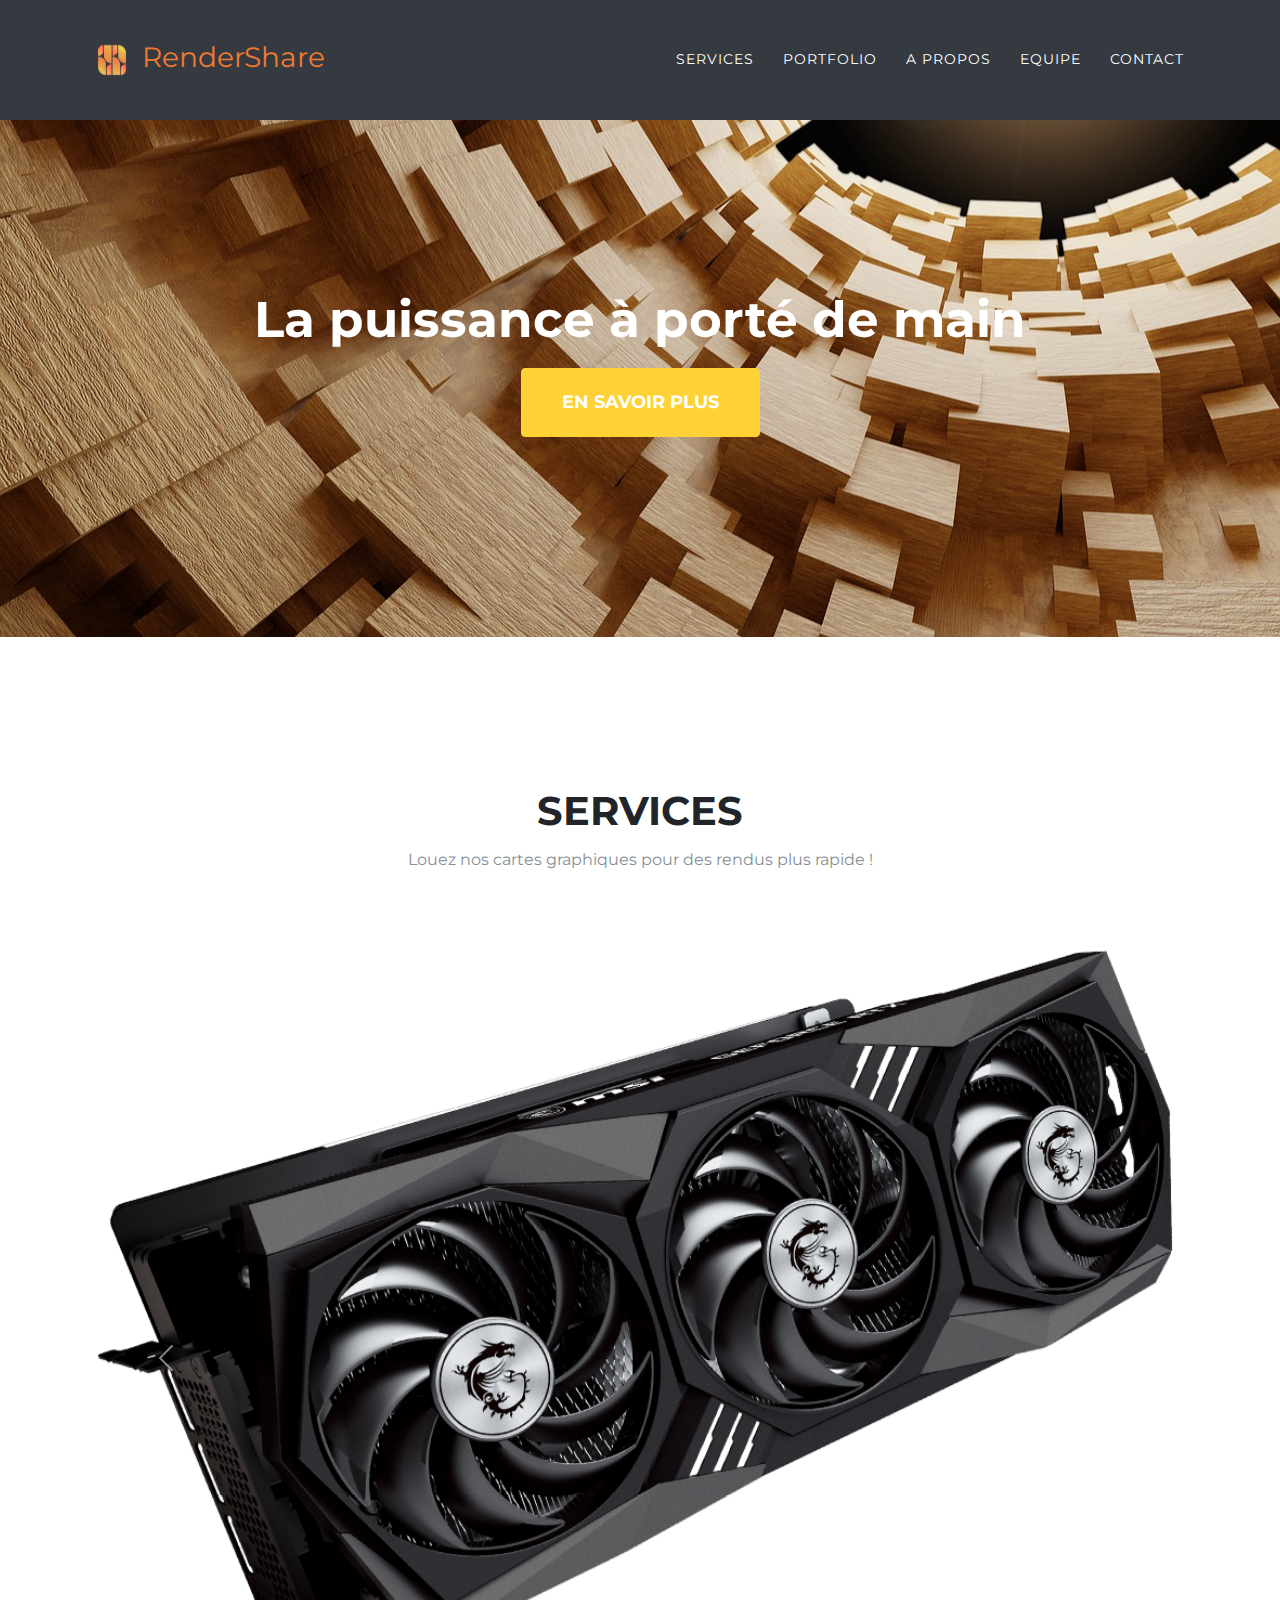
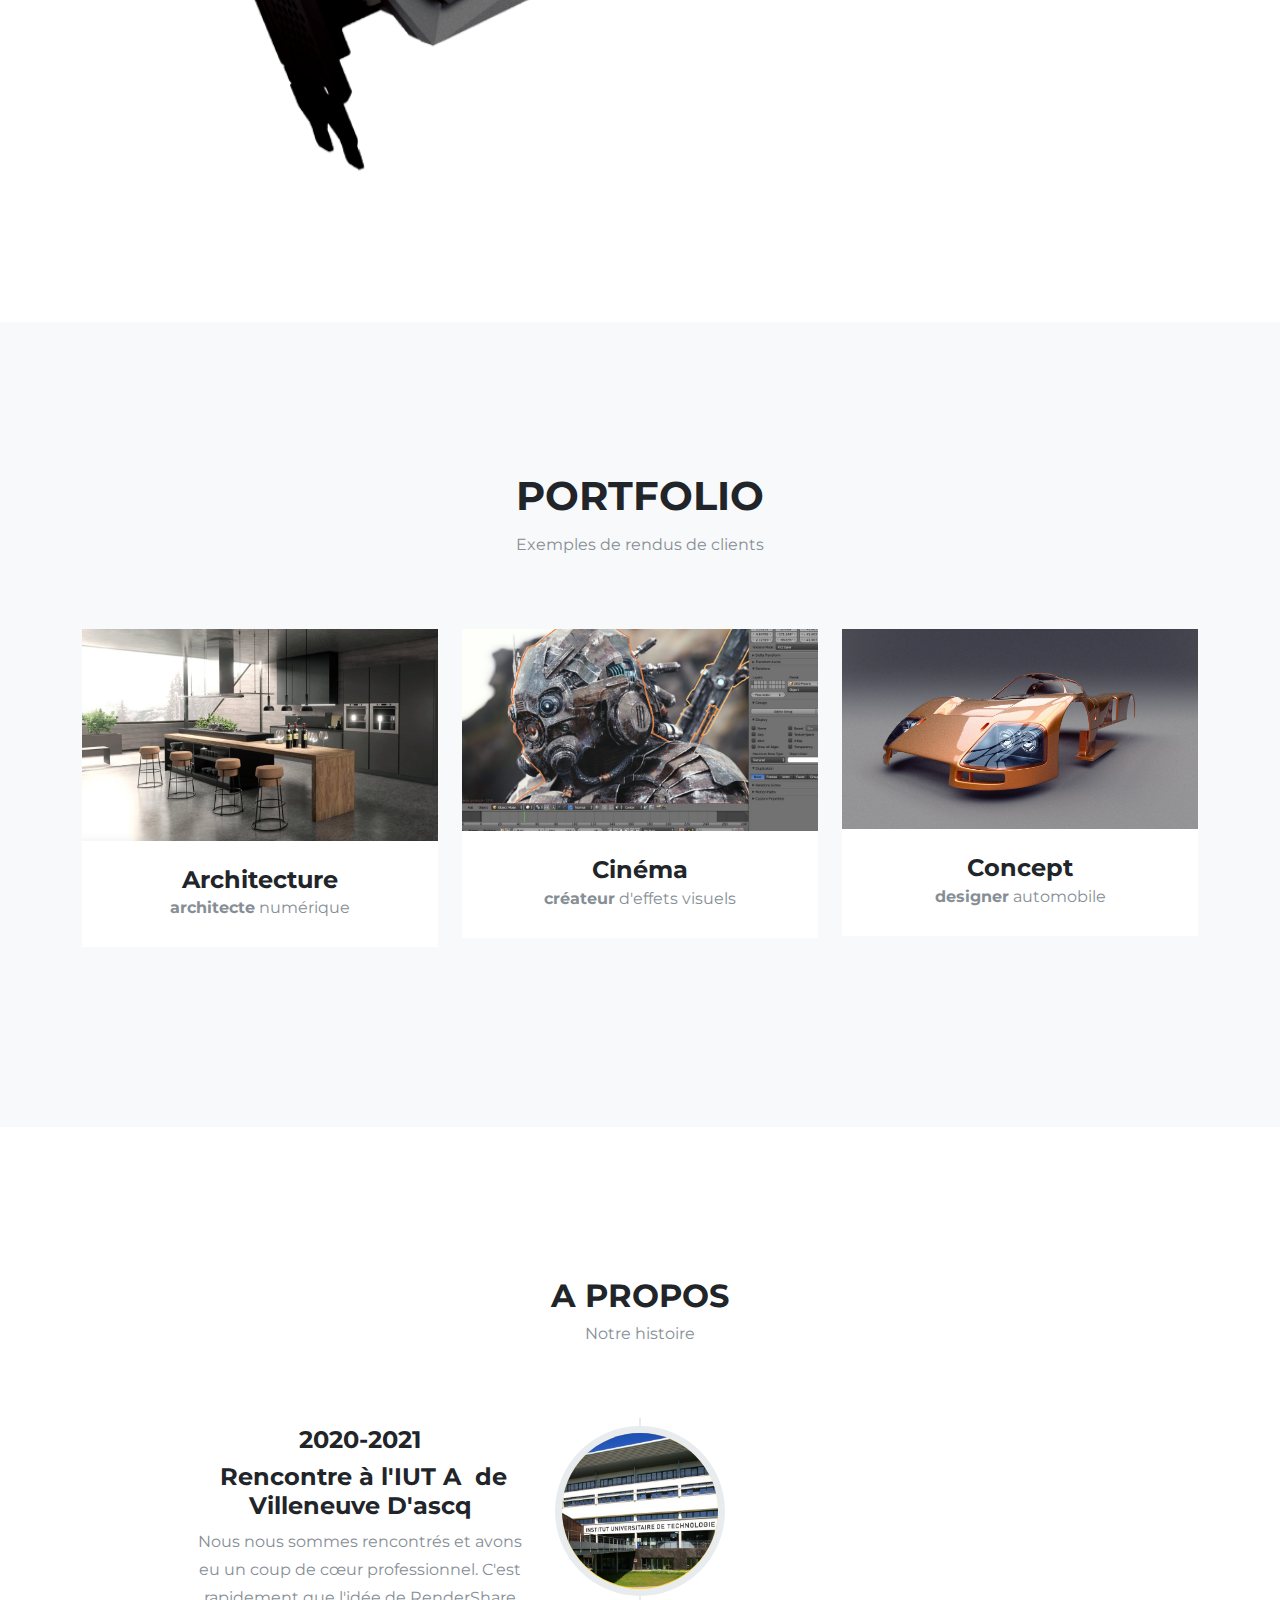
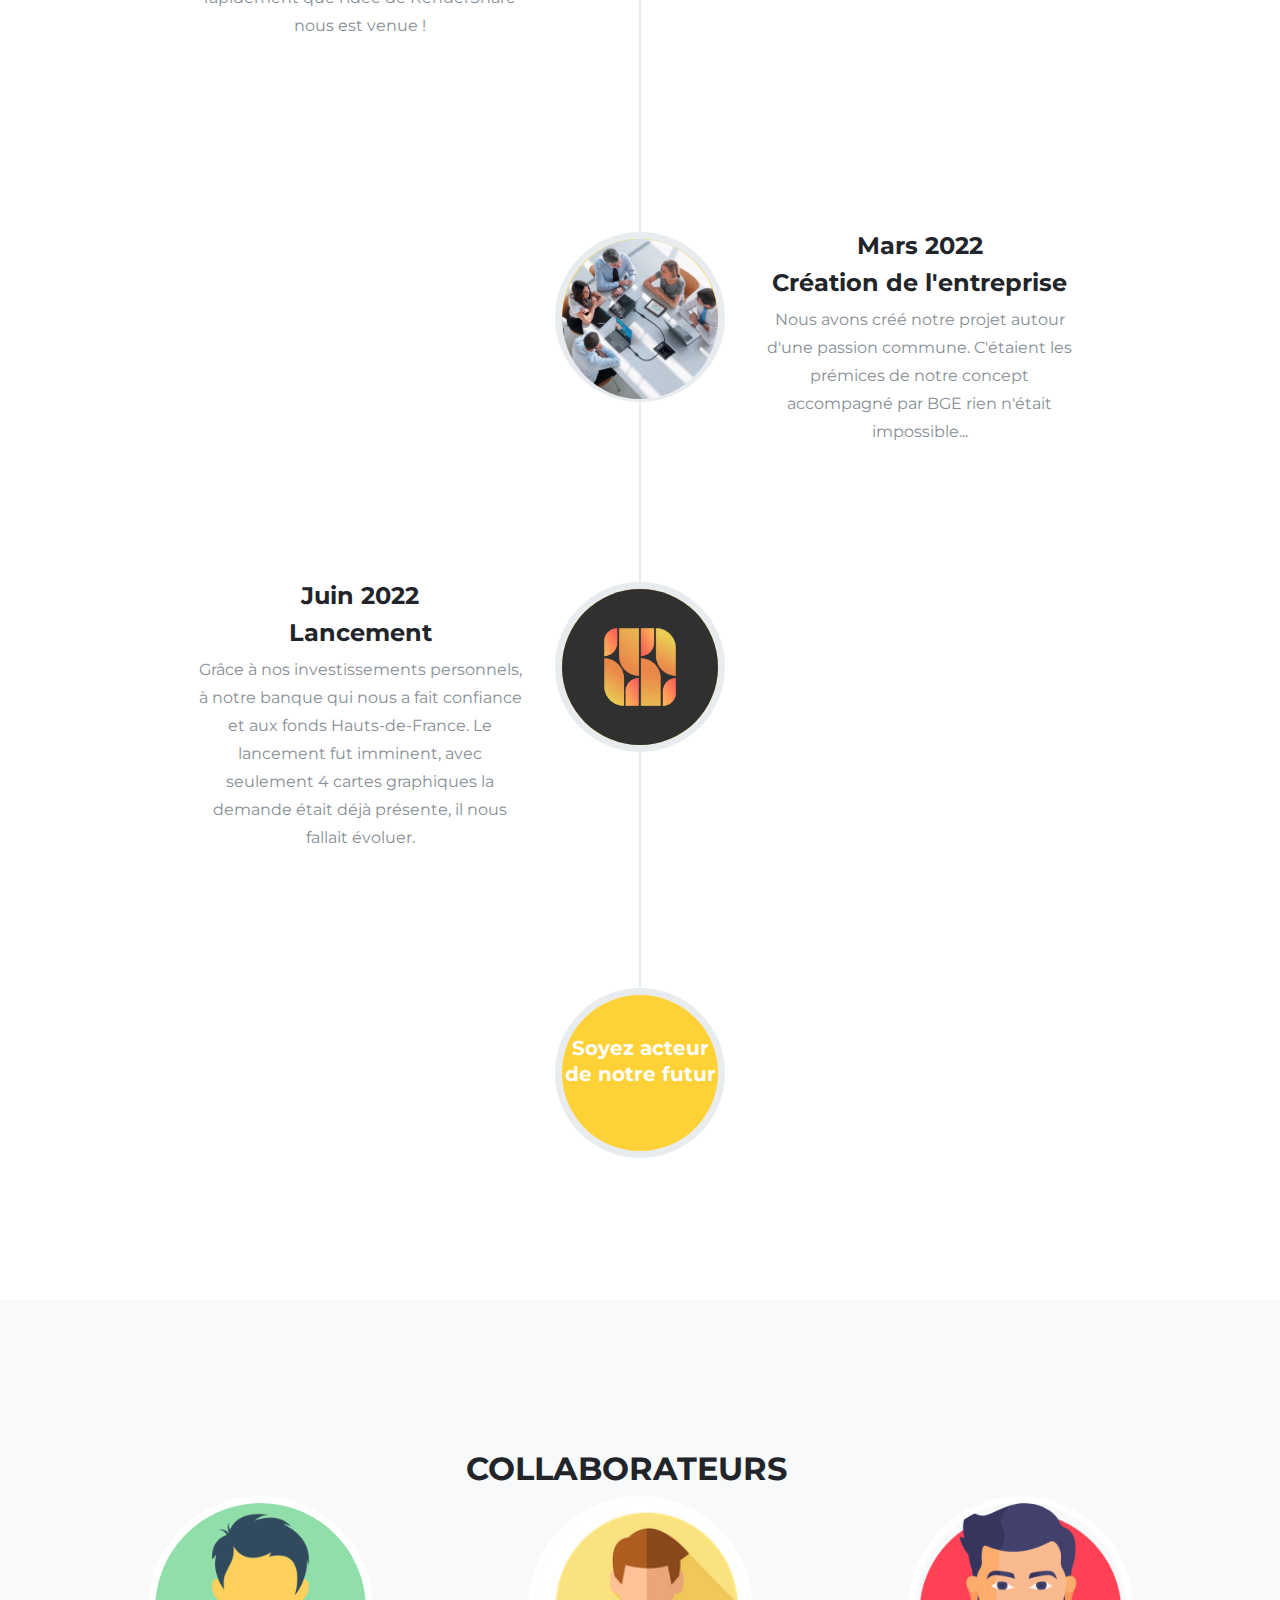
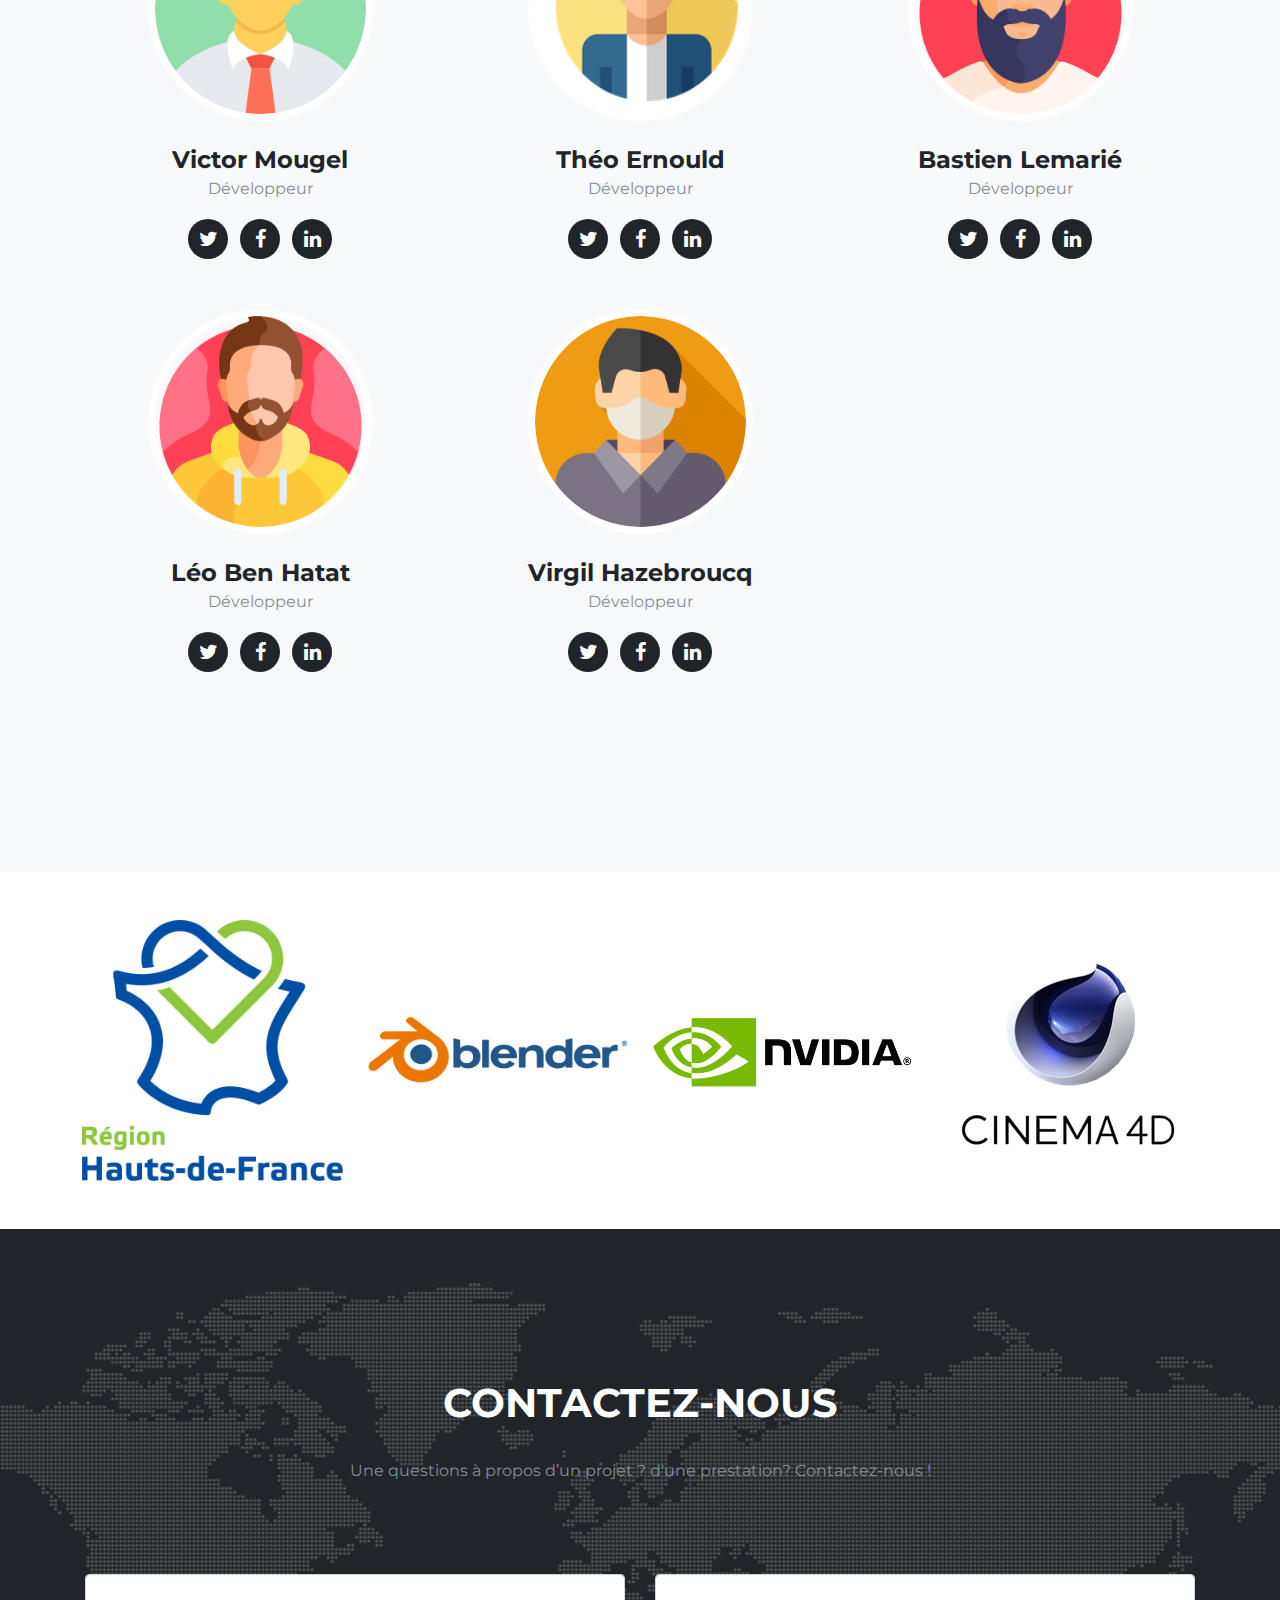
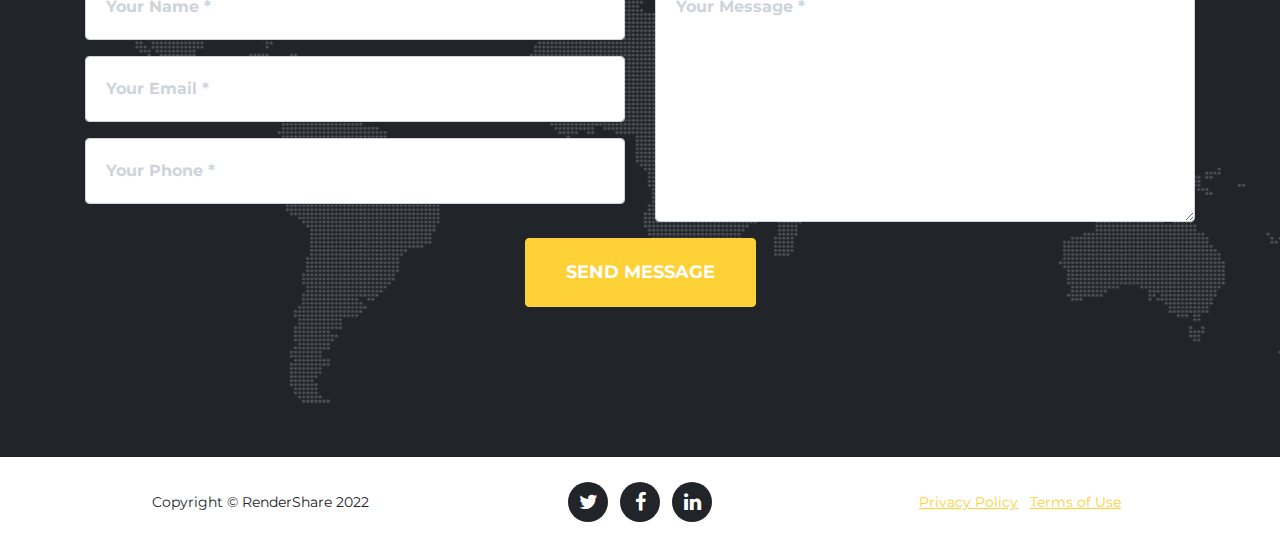
<file: index.html>
<!DOCTYPE html>
<html>

<head>
    <meta charset="utf-8">
    <meta name="viewport" content="width=device-width, initial-scale=1.0, shrink-to-fit=no">
    <title>Home - RenderShare</title>
    <link rel="stylesheet" href="assets/bootstrap/css/bootstrap.min.css">
    <link rel="stylesheet" href="https://fonts.googleapis.com/css?family=Montserrat:400,700">
    <link rel="stylesheet" href="https://fonts.googleapis.com/css?family=Kaushan+Script">
    <link rel="stylesheet" href="assets/fonts/font-awesome.min.css">
    <link rel="stylesheet" href="assets/css/untitled.css">
</head>

<body id="page-top" data-bs-spy="scroll" data-bs-target="#mainNav" data-bs-offset="54">
    <nav class="navbar navbar-dark navbar-expand-lg fixed-top bg-dark" id="mainNav" style="background: rgb(48,48,48);">
        <div class="container"><a class="navbar-brand" href="#page-top" style="font-family: Montserrat, sans-serif;color: #f27a30;"><img style="width: 60px;height: 60px;" src="assets/img/Render_Sharelogo-removebg-preview.png">RenderShare</a><button data-bs-toggle="collapse" data-bs-target="#navbarResponsive" class="navbar-toggler navbar-toggler-right" type="button" aria-controls="navbarResponsive" aria-expanded="false" aria-label="Toggle navigation" style="background: #f27a30;"><i class="fa fa-bars"></i></button>
            <div class="collapse navbar-collapse" id="navbarResponsive">
                <ul class="navbar-nav ms-auto text-uppercase">
                    <li class="nav-item"><a class="nav-link" href="#services">Services</a></li>
                    <li class="nav-item"><a class="nav-link" href="#portfolio">Portfolio</a></li>
                    <li class="nav-item"><a class="nav-link" href="#about">A propos</a></li>
                    <li class="nav-item"><a class="nav-link" href="#team">Equipe</a></li>
                    <li class="nav-item"><a class="nav-link" href="#contact">Contact</a></li>
                </ul>
            </div>
        </div>
    </nav>
    <header class="masthead" style="background-image:url('assets/img/bgrendershare.jpg');">
        <div class="container">
            <div class="intro-text">
                <div class="intro-lead-in"><span style="color: rgb(255,255,255);font-weight: bold;font-size: 50px;">La puissance à porté de main</span></div><a class="btn btn-primary btn-xl text-uppercase" role="button" href="#services">En savoir plus</a>
            </div>
        </div>
    </header>
    <section id="services">
        <div class="container">
            <div class="col">
                <div class="row">
                    <div class="col" style="text-align: center;">
                        <h2 class="text-uppercase section-heading">Services</h2>
                        <h3 class="text-muted section-subheading">Louez nos cartes graphiques pour des rendus plus rapide !</h3>
                    </div>
                </div>
                <div class="row">
                    <div class="col">
                        <div class="carousel slide" data-bs-ride="carousel" id="carousel-1" style="text-align: center;">
                            <div class="carousel-inner">
                                <div class="carousel-item active"><img class="w-100 d-block" src="assets/img/GeForce_RTX-3080.png" alt="Slide Image"></div>
                                <div class="carousel-item"><img class="w-100 d-block" src="assets/img/geforce-gtx-1080.png" alt="Slide Image"></div>
                                <div class="carousel-item"><img class="w-100 d-block" src="assets/img/geforce-rtx-2080.png" alt="Slide Image" style="width: 500px;"></div>
                            </div>
                            <div><a class="carousel-control-prev" href="#carousel-1" role="button" data-bs-slide="prev"><span class="carousel-control-prev-icon"></span><span class="visually-hidden">Previous</span></a><a class="carousel-control-next" href="#carousel-1" role="button" data-bs-slide="next"><span class="carousel-control-next-icon"></span><span class="visually-hidden">Next</span></a></div>
                            <ol class="carousel-indicators">
                                <li data-bs-target="#carousel-1" data-bs-slide-to="0" class="active"></li>
                                <li data-bs-target="#carousel-1" data-bs-slide-to="1"></li>
                                <li data-bs-target="#carousel-1" data-bs-slide-to="2"></li>
                            </ol>
                        </div>
                    </div>
                </div>
            </div>
        </div>
    </section>
    <section class="bg-light" id="portfolio">
        <div class="container">
            <div class="row">
                <div class="col-lg-12 text-center">
                    <h2 class="text-uppercase section-heading">Portfolio</h2>
                    <h3 class="text-muted section-subheading">Exemples de rendus de clients</h3>
                </div>
            </div>
            <div class="row">
                <div class="col-sm-6 col-md-4 portfolio-item"><a class="portfolio-link" href="#" data-bs-toggle="modal"><img class="img-fluid" src="assets/img/portfolio/rendu%20archi.jpg"></a>
                    <div class="portfolio-caption">
                        <h4>Architecture</h4>
                        <p class="text-muted"><strong>architecte</strong>&nbsp;numérique<br></p>
                    </div>
                </div>
                <div class="col-sm-6 col-md-4 portfolio-item"><a class="portfolio-link" href="#" data-bs-toggle="modal"><img class="img-fluid" src="assets/img/portfolio/rendu%20sf.jpg"></a>
                    <div class="portfolio-caption">
                        <h4>Cinéma</h4>
                        <p class="text-muted"><strong>créateur</strong>&nbsp;d'effets visuels<br></p>
                    </div>
                </div>
                <div class="col-sm-6 col-md-4 portfolio-item"><a class="portfolio-link" href="#" data-bs-toggle="modal"><img class="img-fluid" src="assets/img/portfolio/rendu%20objet.png"></a>
                    <div class="portfolio-caption">
                        <h4>Concept</h4>
                        <p class="text-muted"><strong>designer</strong> automobile<br></p>
                    </div>
                </div>
            </div>
        </div>
    </section>
    <section id="about">
        <div class="container">
            <div class="row">
                <div class="col-lg-12 text-center">
                    <h2 class="text-uppercase">A Propos</h2>
                    <h3 class="text-muted section-subheading">Notre histoire</h3>
                </div>
            </div>
            <div class="row">
                <div class="col-lg-12">
                    <ul class="list-group timeline">
                        <li class="list-group-item">
                            <div class="timeline-image"><img class="rounded-circle img-fluid" src="assets/img/about/iuta.jpg"></div>
                            <div class="timeline-panel">
                                <div class="timeline-heading">
                                    <h4 style="text-align: center;">2020-2021</h4>
                                    <h4 class="subheading" style="text-align: center;">&nbsp;Rencontre à l'IUT A&nbsp; de Villeneuve D'ascq</h4>
                                </div>
                                <div class="timeline-body">
                                    <p class="text-muted" style="text-align: center;">Nous nous sommes rencontrés et avons eu un coup de cœur professionnel. C'est rapidement que l'idée de RenderShare nous est venue !<br><br>&nbsp;</p>
                                </div>
                            </div>
                        </li>
                        <li class="list-group-item timeline-inverted">
                            <div class="timeline-image"><img class="rounded-circle img-fluid" src="assets/img/about/teamwork.jpg"></div>
                            <div class="timeline-panel">
                                <div class="timeline-heading">
                                    <h4 style="text-align: center;">Mars 2022</h4>
                                    <h4 class="subheading" style="text-align: center;">Création de l'entreprise</h4>
                                </div>
                                <div class="timeline-body">
                                    <p class="text-muted" style="text-align: center;">Nous avons créé notre projet autour d'une passion commune. C'étaient les prémices de notre concept accompagné par BGE rien n'était impossible...<br></p>
                                </div>
                            </div>
                        </li>
                        <li class="list-group-item">
                            <div class="timeline-image"><img class="rounded-circle img-fluid" src="assets/img/about/Render_Sharelogo.png"></div>
                            <div class="timeline-panel">
                                <div class="timeline-heading">
                                    <h4 style="text-align: center;">Juin 2022</h4>
                                    <h4 class="subheading" style="text-align: center;">Lancement</h4>
                                </div>
                                <div class="timeline-body">
                                    <p class="text-muted" style="text-align: center;">Grâce à nos investissements personnels, à notre banque qui nous a fait confiance et aux fonds Hauts-de-France. Le lancement fut imminent, avec seulement 4 cartes graphiques la demande était déjà présente, il nous fallait évoluer.<br></p>
                                </div>
                            </div>
                        </li>
                        <li class="list-group-item timeline-inverted">
                            <div class="timeline-image">
                                <h4 style="font-size: 20px;">Soyez acteur de notre futur</h4>
                            </div>
                        </li>
                    </ul>
                </div>
            </div>
        </div>
    </section>
    <section class="bg-light" id="team">
        <div class="col">
            <h2 class="text-uppercase" style="text-align: center;">Collaborateurs&nbsp; &nbsp;</h2>
        </div>
        <div class="container">
            <div class="row">
                <div class="col-sm-4">
                    <div class="team-member"><img class="rounded-circle mx-auto" src="assets/img/man(3).png">
                        <h4>Victor Mougel</h4>
                        <p class="text-muted">Développeur<br></p>
                        <ul class="list-inline social-buttons">
                            <li class="list-inline-item"><a href="#"><i class="fa fa-twitter"></i></a></li>
                            <li class="list-inline-item"><a href="#"><i class="fa fa-facebook"></i></a></li>
                            <li class="list-inline-item"><a href="#"><i class="fa fa-linkedin"></i></a></li>
                        </ul>
                    </div>
                </div>
                <div class="col-sm-4">
                    <div class="team-member"><img class="rounded-circle mx-auto" src="assets/img/man(4).png">
                        <h4>Théo Ernould<br></h4>
                        <p class="text-muted">Développeur<br></p>
                        <ul class="list-inline social-buttons">
                            <li class="list-inline-item"><a href="#"><i class="fa fa-twitter"></i></a></li>
                            <li class="list-inline-item"><a href="#"><i class="fa fa-facebook"></i></a></li>
                            <li class="list-inline-item"><a href="#"><i class="fa fa-linkedin"></i></a></li>
                        </ul>
                    </div>
                </div>
                <div class="col-sm-4">
                    <div class="team-member"><img class="rounded-circle mx-auto" src="assets/img/man.png">
                        <h4>Bastien Lemarié</h4>
                        <p class="text-muted">Développeur<br></p>
                        <ul class="list-inline social-buttons">
                            <li class="list-inline-item"><a href="#"><i class="fa fa-twitter"></i></a></li>
                            <li class="list-inline-item"><a href="#"><i class="fa fa-facebook"></i></a></li>
                            <li class="list-inline-item"><a href="#"><i class="fa fa-linkedin"></i></a></li>
                        </ul>
                    </div>
                </div>
            </div>
            <div class="row">
                <div class="col-sm-4">
                    <div class="team-member"><img class="rounded-circle mx-auto" src="assets/img/man(1).png">
                        <h4>Léo Ben Hatat<br></h4>
                        <p class="text-muted">Développeur<br></p>
                        <ul class="list-inline social-buttons">
                            <li class="list-inline-item"><a href="#"><i class="fa fa-twitter"></i></a></li>
                            <li class="list-inline-item"><a href="#"><i class="fa fa-facebook"></i></a></li>
                            <li class="list-inline-item"><a href="#"><i class="fa fa-linkedin"></i></a></li>
                        </ul>
                    </div>
                </div>
                <div class="col">
                    <div class="team-member"><img class="rounded-circle mx-auto" src="assets/img/man(2).png">
                        <h4>Virgil Hazebroucq<br></h4>
                        <p class="text-muted">Développeur<br></p>
                        <ul class="list-inline social-buttons">
                            <li class="list-inline-item"><a href="#"><i class="fa fa-twitter"></i></a></li>
                            <li class="list-inline-item"><a href="#"><i class="fa fa-facebook"></i></a></li>
                            <li class="list-inline-item"><a href="#"><i class="fa fa-linkedin"></i></a></li>
                        </ul>
                    </div>
                </div>
                <div class="col"></div>
            </div>
        </div>
    </section>
    <section class="py-5">
        <div class="container">
            <div class="row">
                <div class="col-sm-6 col-md-3"><a href="#"><img class="img-fluid d-block mx-auto" src="assets/img/clients/hdf%20logo.png"></a></div>
                <div class="col-sm-6 col-md-3 align-self-center"><a href="#"><img class="img-fluid d-block mx-auto" src="assets/img/clients/LogoBlender.png"></a></div>
                <div class="col-sm-6 col-md-3 align-self-center"><a href="#"><img class="img-fluid d-block mx-auto" src="assets/img/clients/nvidia_logo.png"></a></div>
                <div class="col-sm-6 col-md-3 align-self-center"><a href="#"><img class="img-fluid d-block mx-auto" src="assets/img/clients/cinema-4d%20logo.png"></a></div>
            </div>
        </div>
    </section>
    <section id="contact" style="background-image:url('assets/img/map-image.png');">
        <div class="container">
            <div class="row">
                <div class="col-lg-12 text-center">
                    <h2 class="text-uppercase section-heading">Contactez-nous</h2>
                    <h3 class="text-muted section-subheading"><br>Une questions à propos d’un projet ? d'une prestation? Contactez-nous !<br><br></h3>
                </div>
            </div>
            <div class="row">
                <div class="col-lg-12">
                    <form id="contactForm" name="contactForm" novalidate="novalidate">
                        <div class="row">
                            <div class="col-md-6">
                                <div class="form-group mb-3"><input class="form-control" type="text" id="name" placeholder="Your Name *" required=""><small class="form-text text-danger flex-grow-1 help-block lead"></small></div>
                                <div class="form-group mb-3"><input class="form-control" type="email" id="email" placeholder="Your Email *" required=""><small class="form-text text-danger help-block lead"></small></div>
                                <div class="form-group mb-3"><input class="form-control" type="tel" placeholder="Your Phone *" required=""><small class="form-text text-danger help-block lead"></small></div>
                            </div>
                            <div class="col-md-6">
                                <div class="form-group mb-3"><textarea class="form-control" id="message" placeholder="Your Message *" required=""></textarea><small class="form-text text-danger help-block lead"></small></div>
                            </div>
                            <div class="w-100"></div>
                            <div class="col-lg-12 text-center">
                                <div id="success"></div><button class="btn btn-primary btn-xl text-uppercase" id="sendMessageButton" type="submit">Send Message</button>
                            </div>
                        </div>
                    </form>
                </div>
            </div>
        </div>
    </section>
    <footer>
        <div class="container">
            <div class="row">
                <div class="col-md-4"><span class="copyright">Copyright&nbsp;© RenderShare 2022</span></div>
                <div class="col-md-4">
                    <ul class="list-inline social-buttons">
                        <li class="list-inline-item"><a href="#"><i class="fa fa-twitter"></i></a></li>
                        <li class="list-inline-item"><a href="#"><i class="fa fa-facebook"></i></a></li>
                        <li class="list-inline-item"><a href="#"><i class="fa fa-linkedin"></i></a></li>
                    </ul>
                </div>
                <div class="col-md-4">
                    <ul class="list-inline quicklinks">
                        <li class="list-inline-item"><a href="#">Privacy Policy</a></li>
                        <li class="list-inline-item"><a href="#">Terms of Use</a></li>
                    </ul>
                </div>
            </div>
        </div>
    </footer>
    <script src="assets/bootstrap/js/bootstrap.min.js"></script>
    <script src="assets/js/agency.js"></script>
</body>

</html>
</file>
<file: assets/css/untitled.css>
.row > .Carousel {
  flex-shrink: 0;
  width: 50%;
  max-width: 50%;
  padding-right: calc(var(--bs-gutter-x) * .5);
  padding-left: calc(var(--bs-gutter-x) * .5);
  margin-top: var(--bs-gutter-y);
}
</file>
